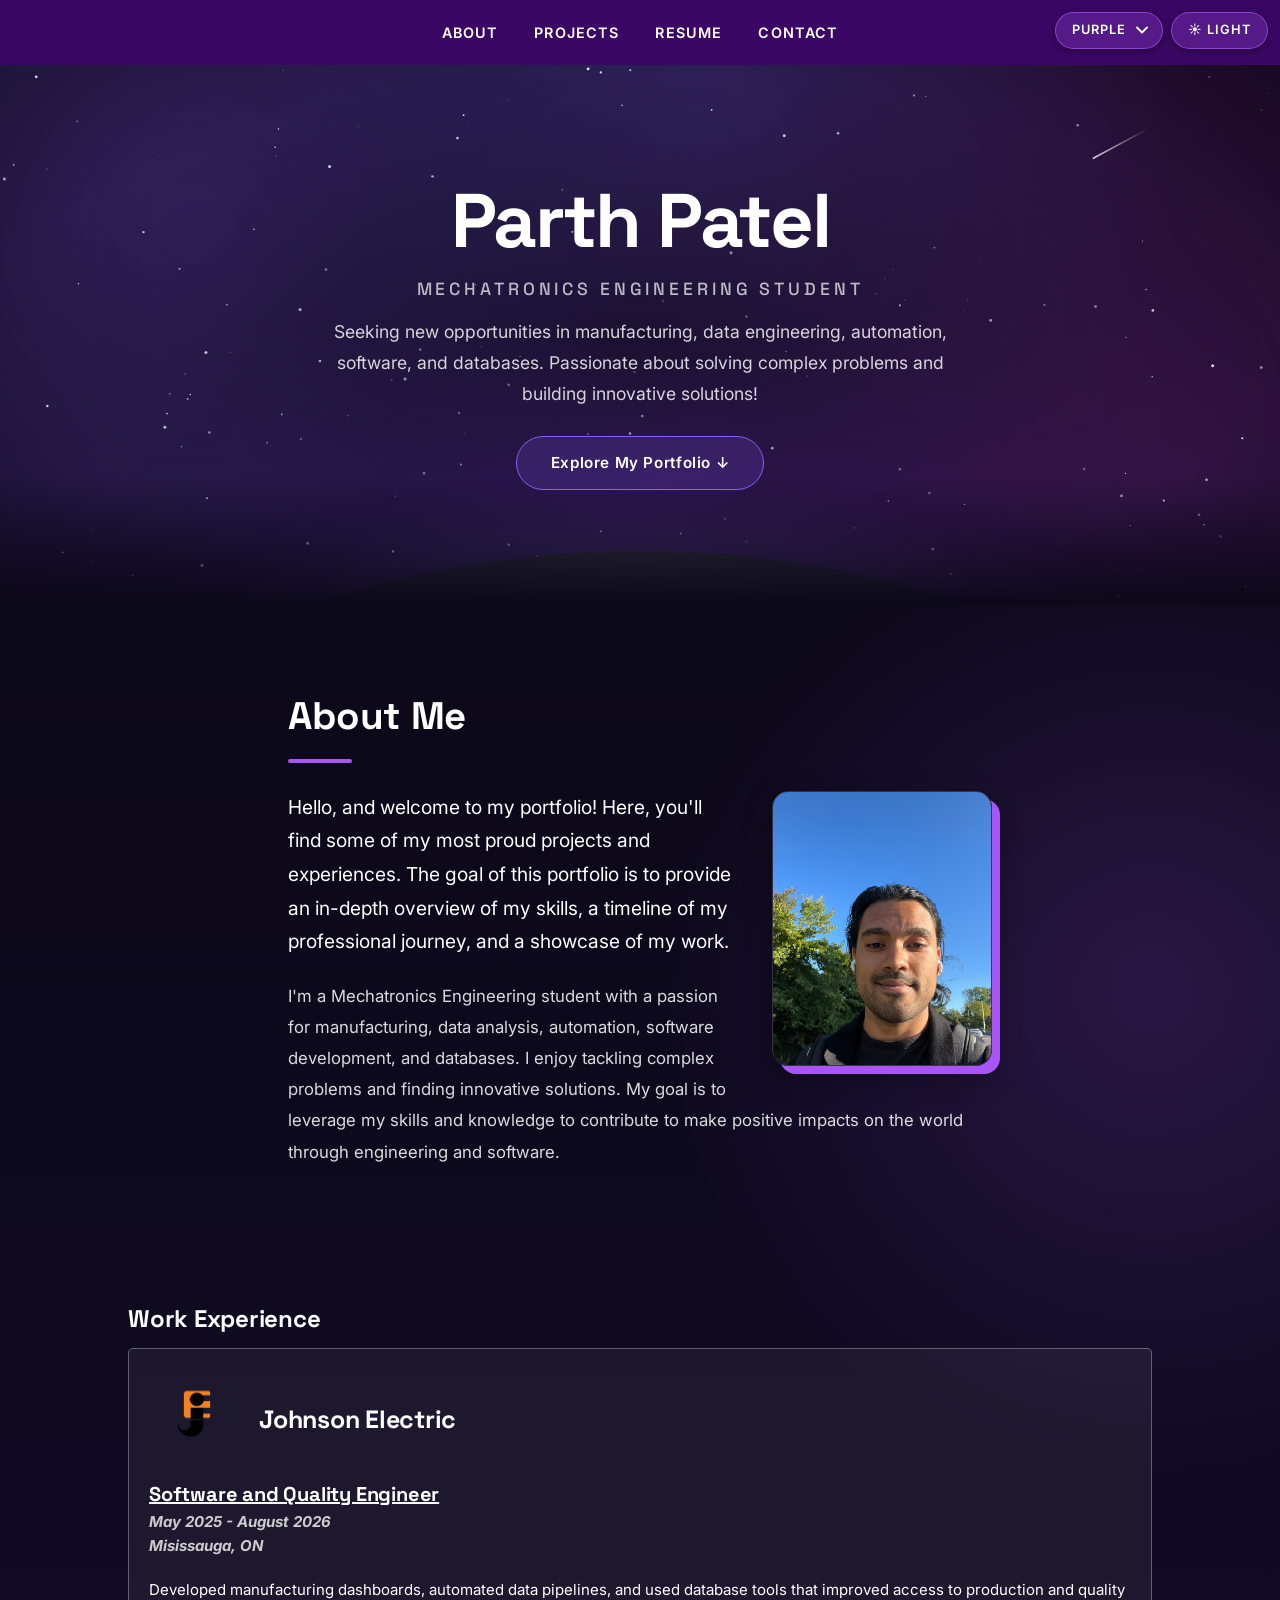
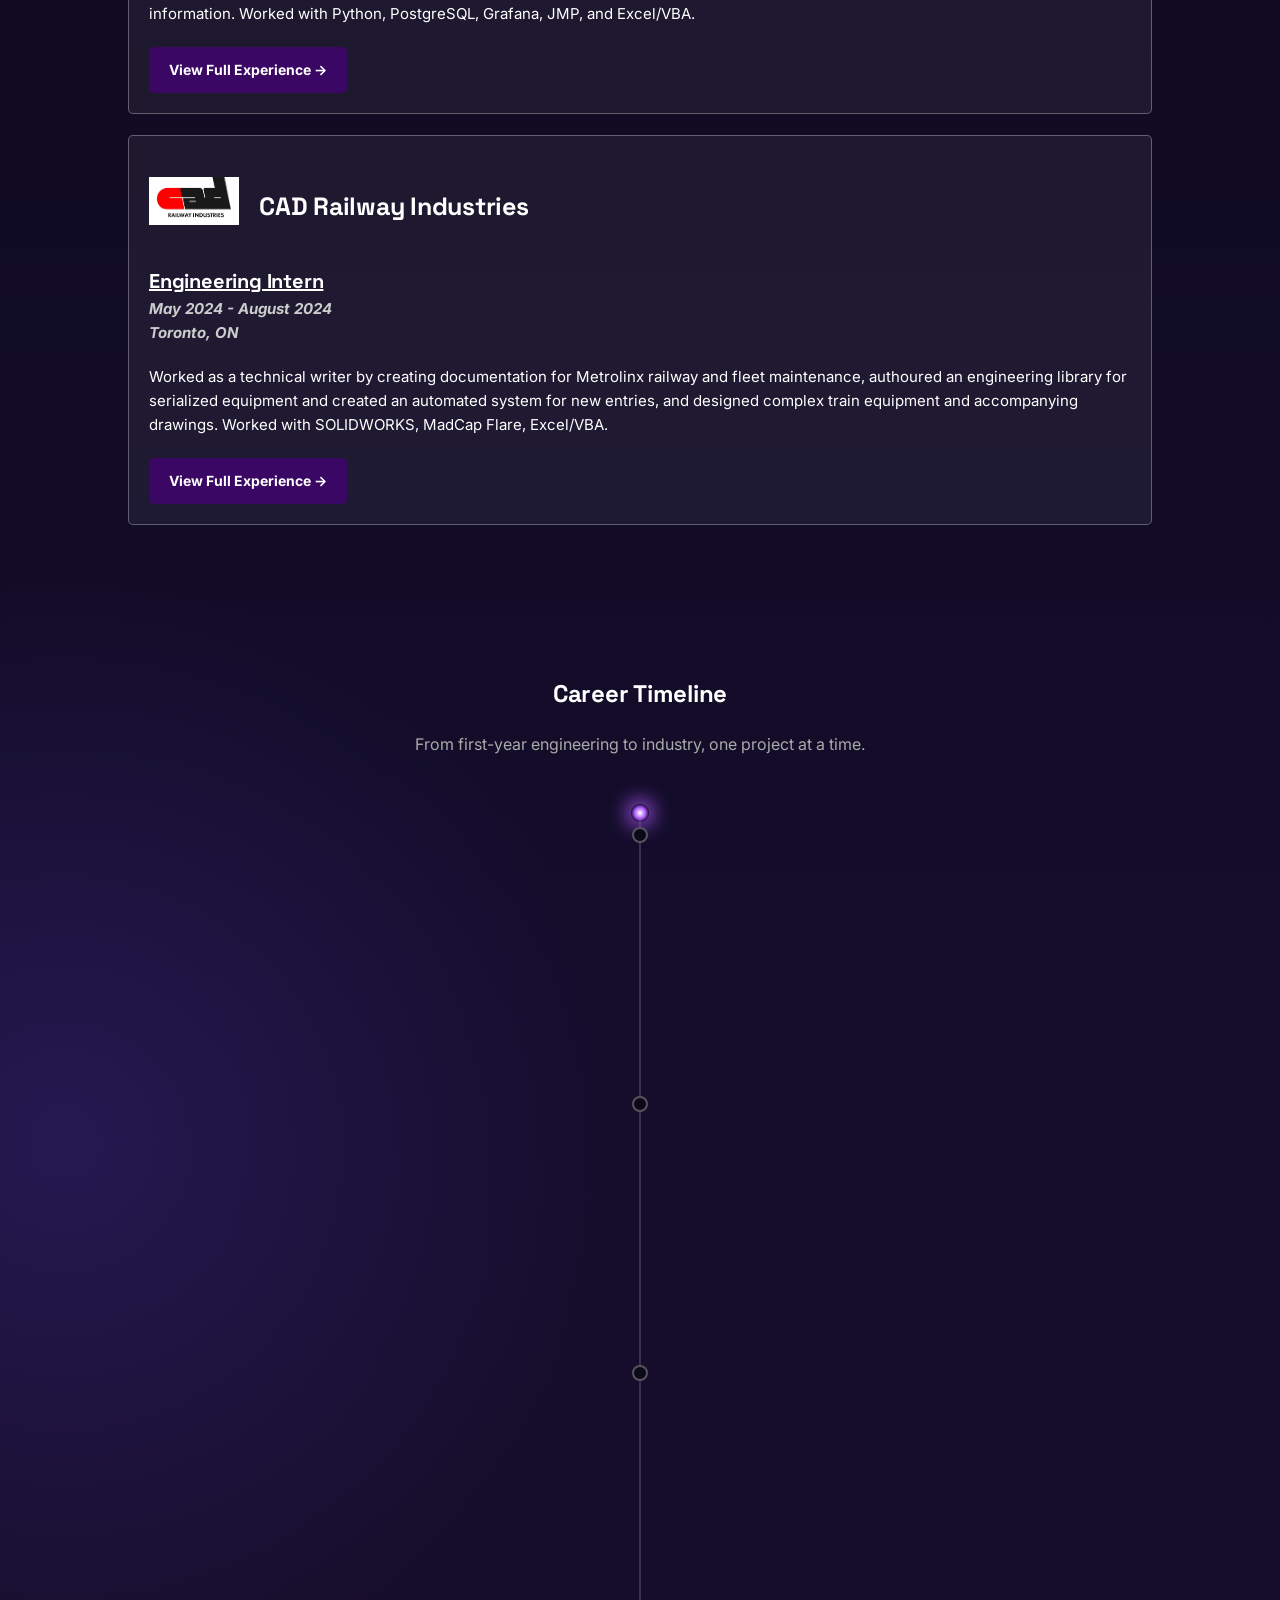
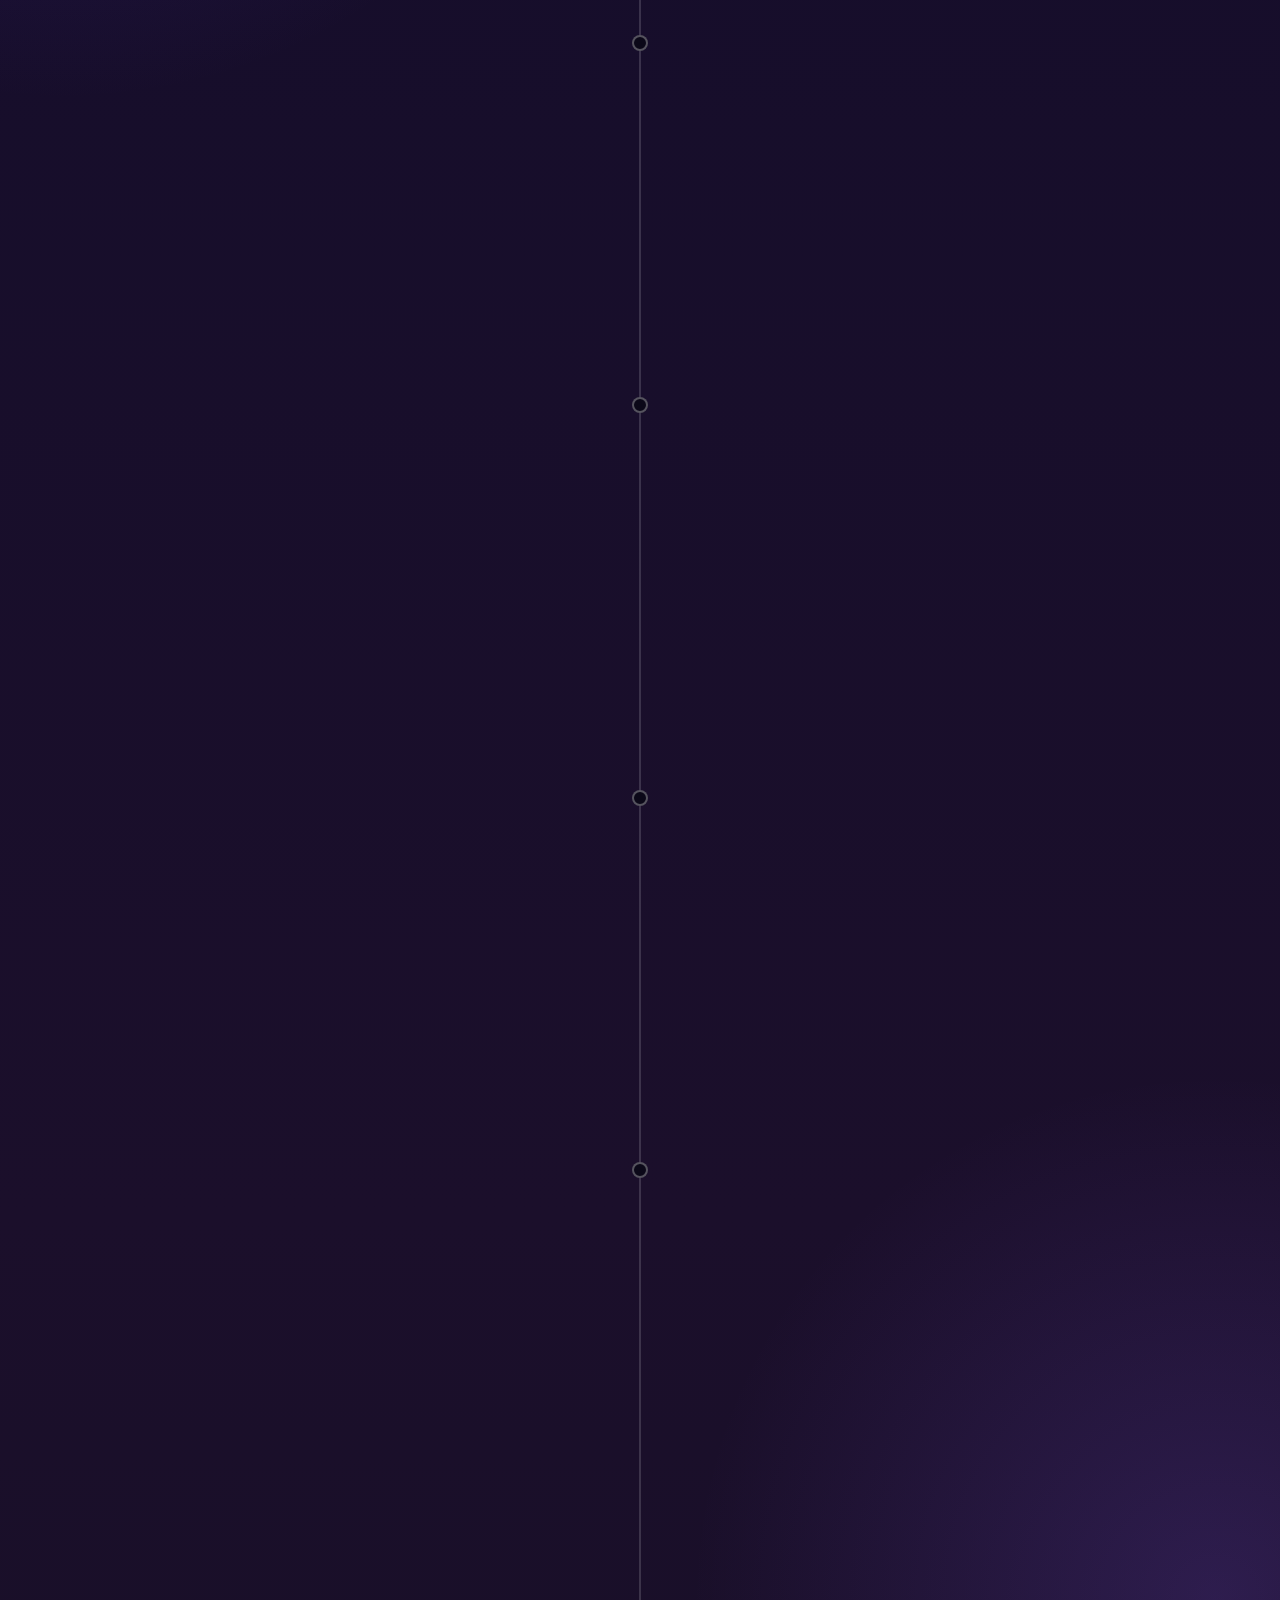
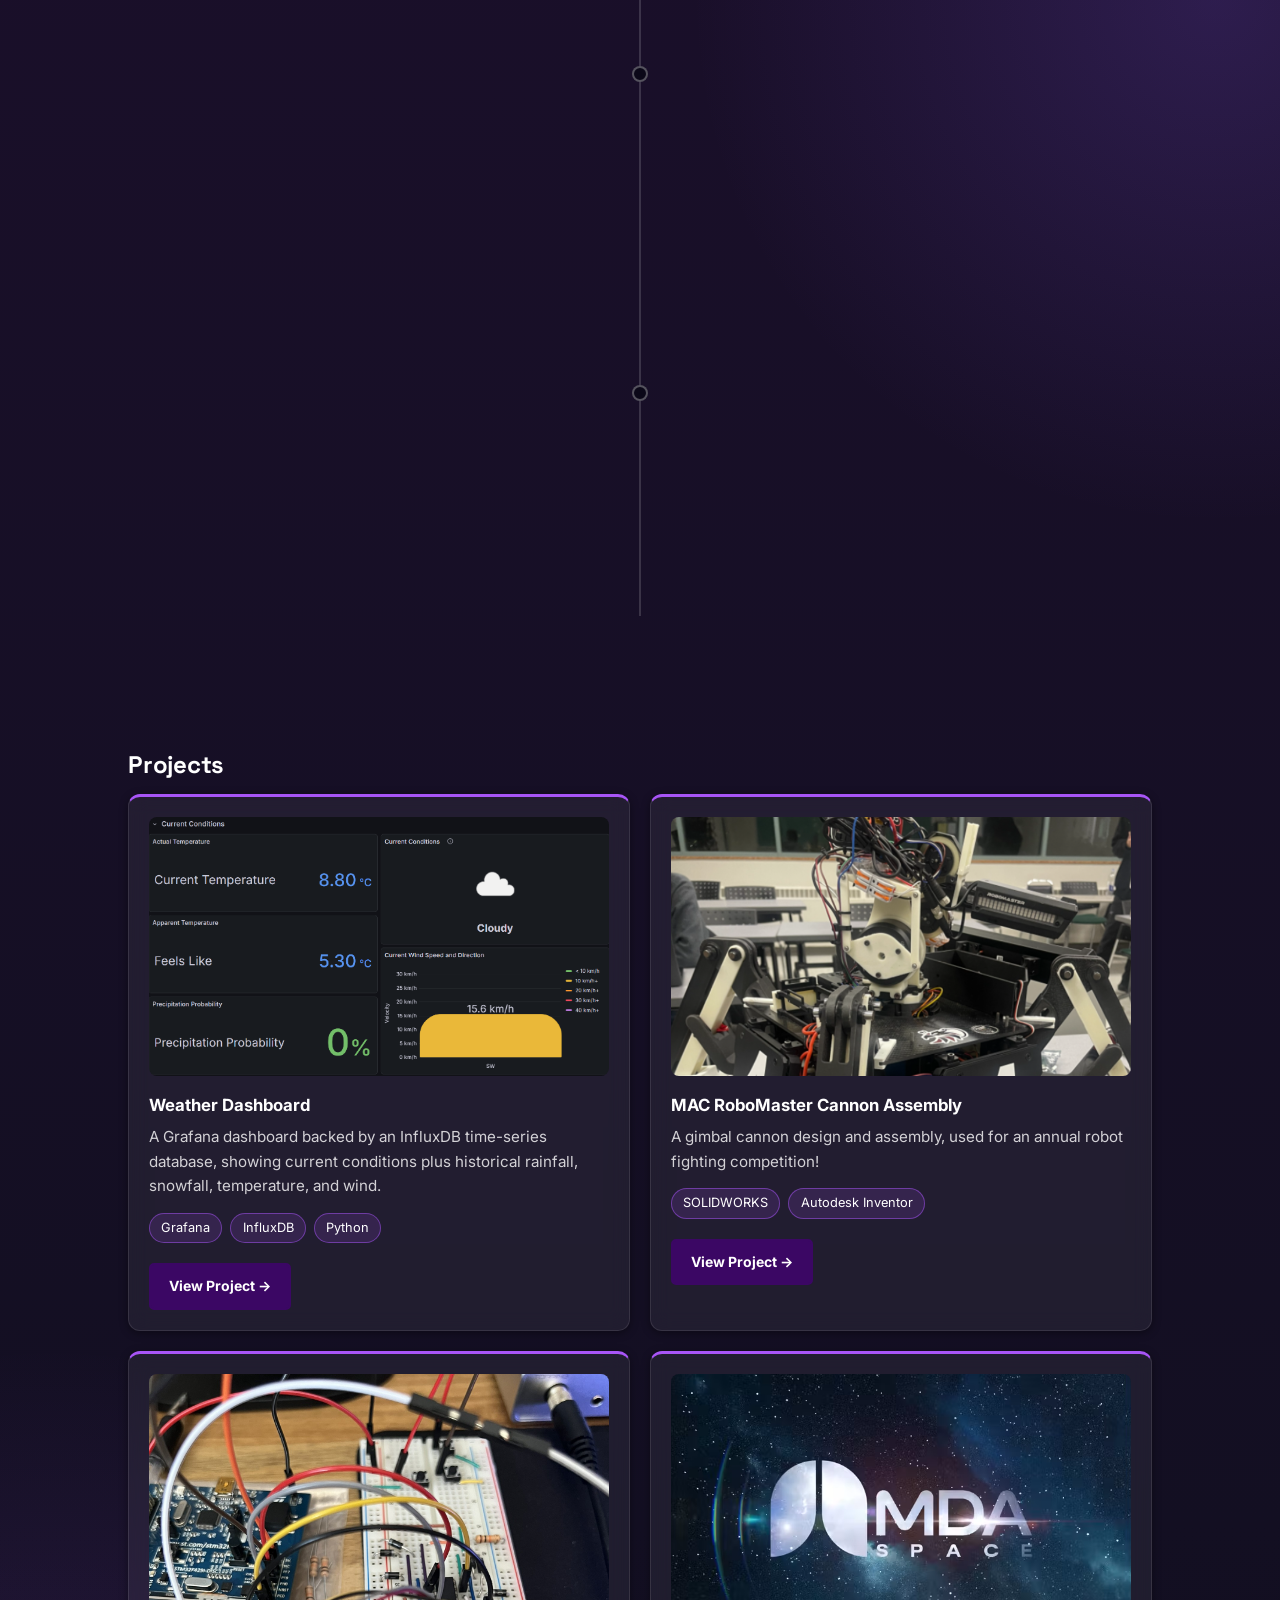
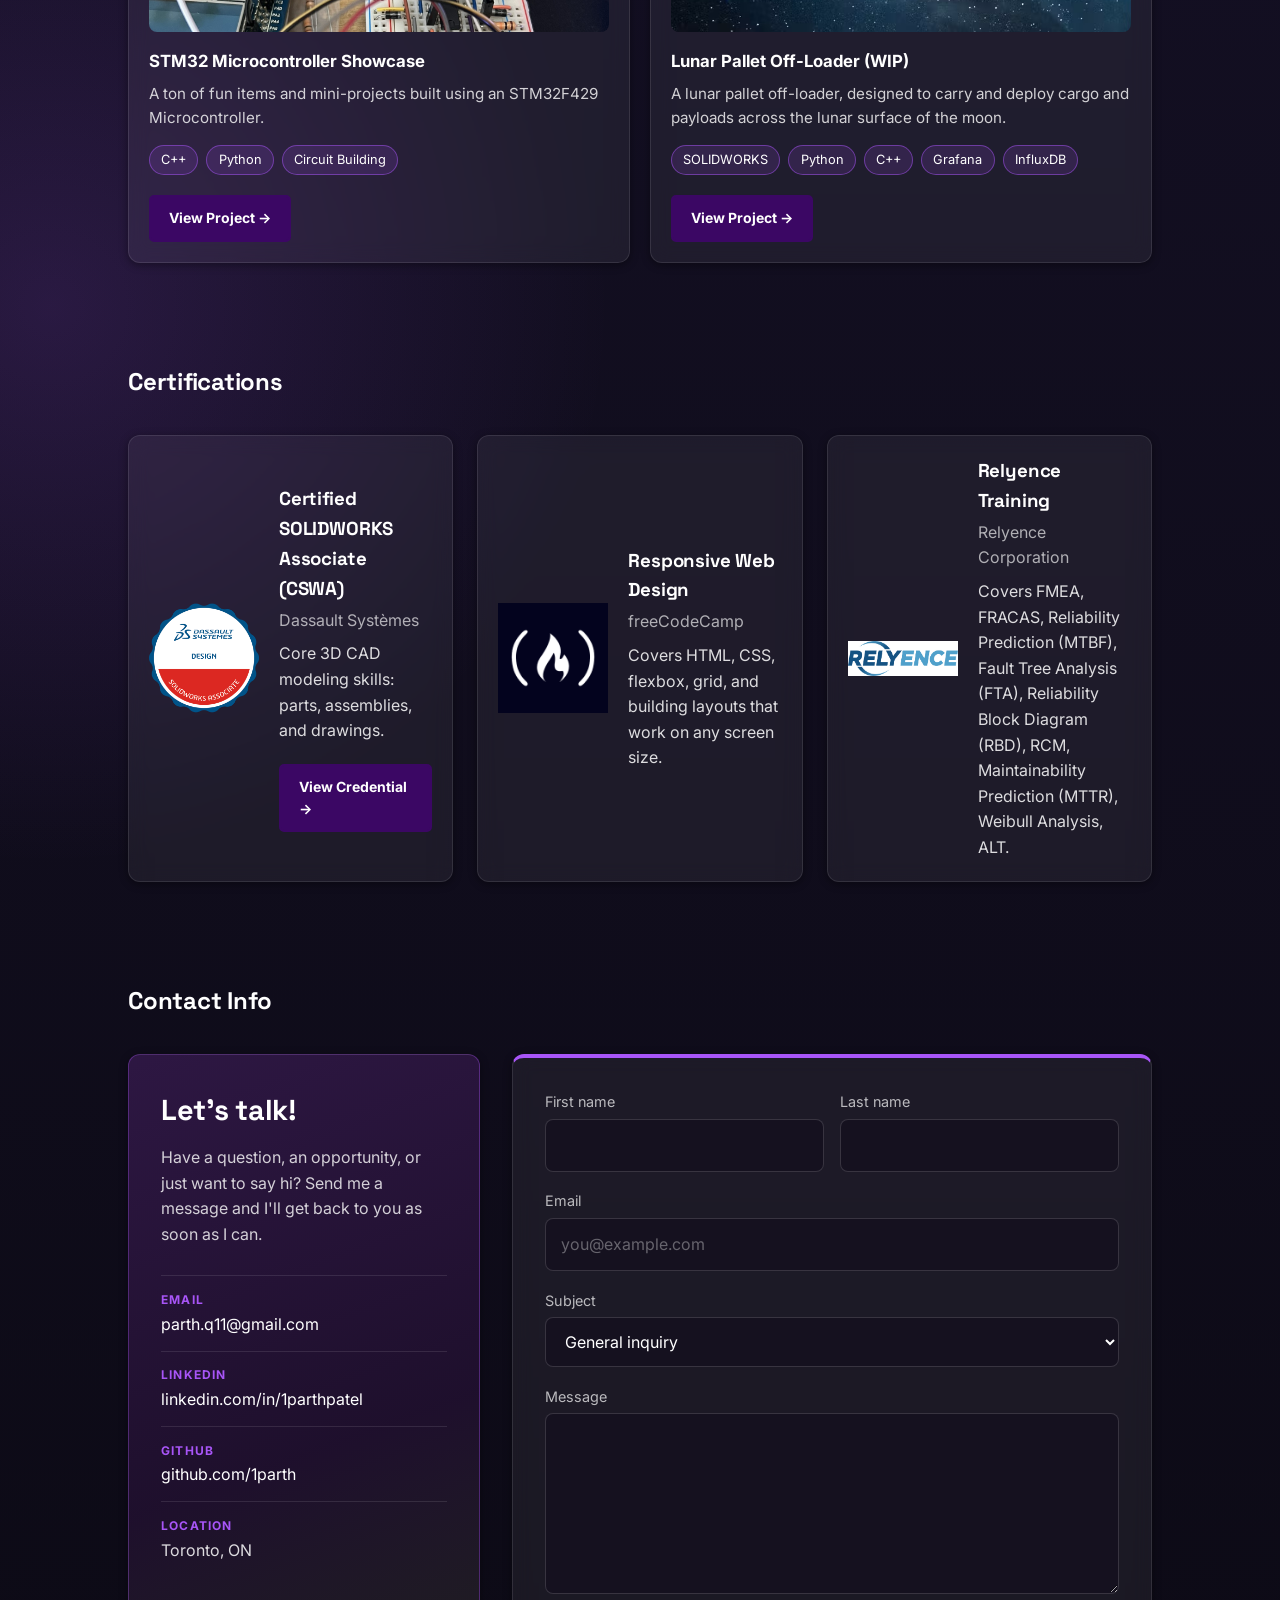
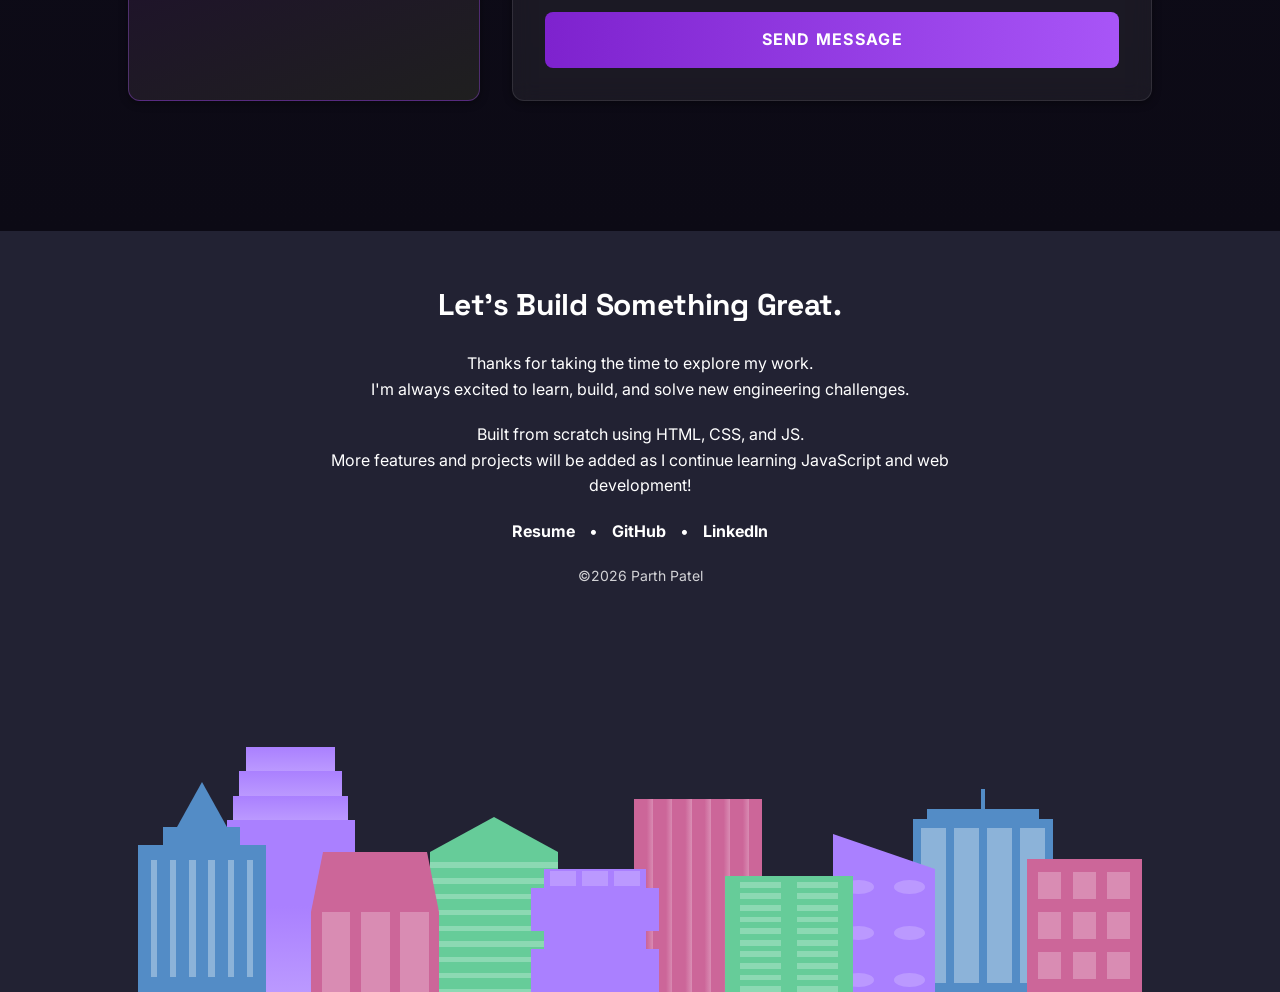
<file: index.html>
<!DOCTYPE html>
<html lang="en">
<head>
    <meta charset="UTF-8">
    <meta name="viewport" content="width=device-width, initial-scale=1.0">
    <title>Parth Patel | Portfolio</title>

    <link rel="stylesheet" href="styles.css">
    <script src="theme.js"></script>
    <link rel="preconnect" href="https://fonts.googleapis.com">
    <link rel="preconnect" href="https://fonts.gstatic.com" crossorigin>
    <link href="https://fonts.googleapis.com/css2?family=Inter:wght@400;500;600&family=Space+Grotesk:wght@500;700&display=swap" rel="stylesheet">
</head>

<body>

<div class="theme-controls">
    <select id="accent-picker" aria-label="Accent colour">
        <option value="red">Red</option>
        <option value="blue">Blue</option>
        <option value="green">Green</option>
        <option value="purple">Purple</option>
    </select>
    <button id="theme-toggle" type="button">☀ Light</button>
</div>

<header>
    <nav>
        <a href="#about">About</a>
        <a href="#projects">Projects</a>
        <a href="assets/resume.pdf">Resume</a>
        <a href="#contact">Contact</a>
    </nav>
</header>

<section id="hero-banner">
    <div class="hero-nebula" aria-hidden="true"></div>
    <canvas id="starfield" aria-hidden="true"></canvas>
    <div class="hero-moon" aria-hidden="true"></div>
    <div class="hero-overlay"></div>

    <div class="hero-content">
        <h1>Parth Patel</h1>
        <h2>Mechatronics Engineering Student</h2>

        <p>
        Seeking new opportunities in manufacturing, data engineering, automation, software, and databases. Passionate about solving complex problems and building innovative solutions!
        </p>

        <a href="#about" class="hero-button">Explore My Portfolio ↓</a>
    </div>
</section>

<main>





<section id="about">
    <h2>About Me</h2>
    <div class="about-layout">
        <img class="about-photo" src="images/selfie.JPEG" alt="Parth Patel">
        <div class="about-text">
    <p>
        Hello, and welcome to my portfolio! Here, you'll find some of my most proud projects and experiences. The goal of this portfolio is to provide an in-depth overview of my skills,
        a timeline of my professional journey, and a showcase of my work.
    </p>
    <p>
        I'm a Mechatronics Engineering student with a passion for manufacturing, data analysis, automation, software development, and databases. I enjoy tackling complex problems and finding innovative solutions.
        My goal is to leverage my skills and knowledge to contribute to make positive impacts on the world through engineering and software.
    </p>
        </div>
    </div>
</section>



<section id="resume-timeline">
    <h2>Work Experience</h2>

    <div class="experience-item">
    <div class="company-heading">
    
        <a class="company-link" target="_blank" href="https://www.johnsonelectric.com/en">
            <img
            class="company-logo"
            src="images/Johnson_Electric_logo.png"
            alt="Johnson Electric logo"
            >
        </a>
            <a class="company-link" target="_blank" href="https://www.johnsonelectric.com/en">

        <h3 id="company-name">Johnson Electric</h3></a>
    </div>

    <h3 id="co-op">Software and Quality Engineer</h3> 
    <h4 id="date">May 2025 - August 2026</h4>
    <h4 id="location">Misissauga, ON</h4>

    <p id="co-op-description"> 
    Developed manufacturing dashboards, automated data pipelines, and used database tools that improved access to production and quality information. 
    Worked with Python, PostgreSQL, Grafana, JMP, and Excel/VBA. </p>

    <a class="experience-button" href="johnson-electric.html" target="_blank">
    View Full Experience →
    </a>
    </div>

    <div class="experience-item">
    <div class="company-heading">
        
        <a class="company-link" target="_blank" href="https://cadrail.ca/">
            <img
            class="company-logo"
            src="images/cad-railway-industries-logo.jpg"
            alt="CAD Railway Industries logo"
            >
        </a>
            <a class="company-link" target="_blank" href="https://cadrail.ca/">

        <h3 id="company-name">CAD Railway Industries</h3></a>
    </div>

        <h3 id="co-op">Engineering Intern</h3> 
        <h4 id="date">May 2024 - August 2024</h4>
        <h4 id="location">Toronto, ON</h4>

    <p id="co-op-description"> 
    Worked as a technical writer by creating documentation for Metrolinx railway and fleet maintenance, authoured an engineering library for serialized equipment and 
    created an automated system for new entries, and designed complex train equipment and accompanying drawings. Worked with SOLIDWORKS, MadCap Flare, Excel/VBA. </p>

    <a class="experience-button" href="cad-railway-industries.html" target="_blank">
    View Full Experience →
    </a>
    </div>

</section>

<section id="timeline" class="timeline-section">
    <h2 class="timeline-heading">Career Timeline</h2>
    <p class="timeline-intro">From first-year engineering to industry, one project at a time.</p>

    <div class="timeline" id="timeline-track">

        <div class="timeline-line">
            <div class="timeline-progress"></div>
            <div class="timeline-spark"></div>
        </div>

        <!-- 1 -->
        <div class="timeline-item left">
            <div class="timeline-dot"></div>
            <div class="timeline-card">
                <span class="timeline-date">Sep 2022</span>
                <h3>Started Mechatronics Engineering</h3>
                <h4>McMaster University</h4>
                <p>Began my B.Eng. in Mechatronics Engineering, combining mechanical, electrical, and software design. I wanted to learn as much as I could!</p>
            </div>
        </div>

        <!-- 2 -->
        <div class="timeline-item right">
            <div class="timeline-dot"></div>
            <div class="timeline-card">
                <span class="timeline-date">Jan 2023 – Apr 2024</span>
                <h3>Data and Marketing Manager</h3>
                <h4>Prep101 · Part-time</h4>
                <p>Decided to begin working part-time at a local company on campus, Prep101, to serve students and their needs.</p>
            </div>
        </div>

        <!-- 3 -->
        <div class="timeline-item left">
            <div class="timeline-dot"></div>
            <div class="timeline-card">
                <span class="timeline-date">Jul 2023 – Apr 2024</span>
                <h3>Vice President, Marketing</h3>
                <h4>DeltaHacks</h4>
                <p>Led marketing strategy, outreach, and social media campaigns for DeltaHacks 2024, McMaster's annual hackathon!</p>
            </div>
        </div>

        <!-- 4 -->
        <div class="timeline-item right">
            <div class="timeline-dot"></div>
            <div class="timeline-card">
                <span class="timeline-date">Sep 2023 – Oct 2024</span>
                <h3>Mechanical Engineer</h3>
                <h4>MAC RoboMaster</h4>
                <p>Redesigned the robot's gimbal cannon in SOLIDWORKS and Autodesk Inventor, supported by 3D printing and laser cutting. This was my first real exposure to CAD and modelling.</p>
                <div class="timeline-stats">
                    <span><b>90%</b> firing accuracy</span>
                    <span><b>50%</b> faster firing</span>
                </div>
                <a class="timeline-link" href="robomaster.html">View project →</a>
            </div>
        </div>

        <!-- 5: KEY -->
        <div class="timeline-item left key">
            <div class="timeline-dot"></div>
            <div class="timeline-card">
                <span class="timeline-badge">Internship</span>
                <span class="timeline-date">May 2024 – Aug 2024</span>
                <h3>Engineering Intern</h3>
                <h4>CAD Railway Industries · Toronto</h4>
                <p>At my first internship, I built an engineering library of serialized parts, wrote and managed train maintenance procedures for Metrolinx, and authored an Engineering Department Manual.</p>
                <div class="timeline-stats">
                    <span><b>100s</b> of procedures written</span>
                </div>
                <div class="tags"><span>SOLIDWORKS</span><span>Technical Writing</span></div>
                <a class="timeline-link" href="cad-railway-industries.html">View Internship →</a>

            </div>
        </div>

        <!-- 6 -->
        <div class="timeline-item right">
            <div class="timeline-dot"></div>
            <div class="timeline-card">
                <span class="timeline-date">Nov 2024 – Apr 2025</span>
                <h3>Electrical Engineer</h3>
                <h4>MAC RoboMaster</h4>
                <p>After my internship ended, I returned to school and looked to gain skills in new areas. Part of the same team but wanting to get some electrical exposire, I designed PCBs in Altium Designer and helped develop a supercapacitor system to improve the robot's power delivery.</p>
                <div class="tags"><span>Altium Designer</span><span>PCB Design</span></div>
            </div>
        </div>

        <!-- 7: KEY -->
        <div class="timeline-item left key">
            <div class="timeline-dot"></div>
            <div class="timeline-card">
                <span class="timeline-badge">Internship</span>
                <span class="timeline-date">May 2025 – Aug 2026</span>
                <h3>Software &amp; Quality Engineer</h3>
                <h4>Johnson Electric · Mississauga</h4>
                <p>In my longest tenured internship thus far, I built automated data pipelines, production dashboards, and SPC reporting across manufacturing lines. I also made some discoveries along the way about what I want to work on in the future and where I want to take my career!</p>
                <div class="timeline-stats">
                    <span><b>~$100K</b> saved annually</span>
                    <span><b>2–3%</b> scrap reduction</span>
                    <span><b>100s</b> of workers trained</span>
                </div>
                <div class="tags"><span>Python</span><span>PostgreSQL</span><span>Grafana</span><span>Power BI</span></div>
                <a class="timeline-link" href="johnson-electric.html">View Internship →</a>

            </div>
        </div>

        <!-- 8 -->
        <div class="timeline-item right">
            <div class="timeline-dot"></div>
            <div class="timeline-card">
                <span class="timeline-date">Present</span>
                <h3>Lunar Pallet Off-Loader</h3>
                <h4>Capstone · In collaboration with MDA Space</h4>
                <p>During my final year, most notably, I'm working with a team of five to design a system that deploys cargo on the lunar surface. The proof-of-concept leg is built and tested.</p>
                <a class="timeline-link" href="lunar-pallet-offloader.html">View project →</a>
            </div>
        </div>

        <!-- 9 -->
        <div class="timeline-item left future">
            <div class="timeline-dot"></div>
            <div class="timeline-card">
                <span class="timeline-date">Apr 2027</span>
                <h3>Graduation</h3>
                <h4>B.Eng. Mechatronics Engineering</h4>
                <p>Expected completion of my degree at McMaster University.</p>
            </div>
        </div>

    </div>
</section>

<section id="projects">
    <h2>Projects</h2>

    <div class="project-grid">
        <div class="project-card">
            <img class="project-thumb" src="images/weather-dash-thumb.png" alt="Weather Dashboard preview">
            <h4>Weather Dashboard</h4>
            <p>A Grafana dashboard backed by an InfluxDB time-series database, showing current conditions plus historical rainfall, snowfall, temperature, and wind.</p>
            <div class="tags"><span>Grafana</span><span>InfluxDB</span><span>Python</span></div>
            <a class="experience-button" href="weather-dashboard.html">View Project →</a>
        </div>

        <div class="project-card">
            <img class="project-thumb" src="images/robomaster-robot.png" alt="Robomaster Preview">
            <h4>MAC RoboMaster Cannon Assembly</h4>
            <p>A gimbal cannon design and assembly, used for an annual robot fighting competition!</p>
            <div class="tags"><span>SOLIDWORKS</span><span>Autodesk Inventor</span></div>
            <a class="experience-button" href="robomaster.html">View Project →</a>
        </div>

        <div class="project-card">
            <img class="project-thumb" src="images/STM32-cover.JPEG" alt="STM32 Cover">
            <h4>STM32 Microcontroller Showcase</h4>
            <p>A ton of fun items and mini-projects built using an STM32F429 Microcontroller.</p>
            <div class="tags"><span>C++</span><span>Python</span><span>Circuit Building</span></div>
            <a class="experience-button" href="STM32.html">View Project →</a>
        </div>

        <div class="project-card">
            <img class="project-thumb" src="images/MDAspaceLogo.avif" alt="Weather Dashboard preview">
            <h4>Lunar Pallet Off-Loader (WIP)</h4>
            <p>A lunar pallet off-loader, designed to carry and deploy cargo and payloads across the lunar surface of the moon.</p>
            <div class="tags"><span>SOLIDWORKS</span><span>Python</span><span>C++</span><span>Grafana</span><span>InfluxDB</span></div>
            <a class="experience-button" href="lunar-pallet-offloader.html">View Project →</a>
        </div>

    </div>
</section>

<section id="certifications">
    <h2>Certifications</h2>

    <div class="cert-grid">

        <div class="cert-card">
            <img class="cert-badge" src="images/cswa-badge.png" alt="CSWA badge">
            <div class="cert-info">
                <h3>Certified SOLIDWORKS Associate (CSWA)</h3>
                <h4>Dassault Systèmes</h4>
                <p>Core 3D CAD modeling skills: parts, assemblies, and drawings.</p>
                <a class="experience-button" href="https://cv.virtualtester.com/qr/?b=SLDWRKS&i=C-76PMLX9UJB" target="_blank" rel="noopener">
                    View Credential →
                </a>
            </div>
        </div>

        <div class="cert-card">
            <img class="cert-badge" src="images/freecodecamp-logo.png" alt="freeCodeCamp logo">
            <div class="cert-info">
                <h3>Responsive Web Design</h3>
                <h4>freeCodeCamp</h4>
                <p>Covers HTML, CSS, flexbox, grid, and building layouts that work on any screen size.</p>
            </div>
        </div>

        <div class="cert-card">
            <img class="cert-badge" src="images/relyence-logo.jpg" alt="Relyence logo">
            <div class="cert-info">
                <h3>Relyence Training</h3>
                <h4>Relyence Corporation</h4>
                <p>Covers FMEA, FRACAS, Reliability Prediction (MTBF), Fault Tree Analysis (FTA), Reliability Block Diagram (RBD), RCM, Maintainability Prediction (MTTR), Weibull Analysis, ALT.</p>
            </div>
        </div>

    </div>
</section>

<section id="contact">
    <h2>Contact Info</h2>

    <div class="contact-layout">

        <div class="contact-side">
            <h3>Let's talk!</h3>
            <p class="contact-intro">
                Have a question, an opportunity, or just want to say hi? Send me a message and I'll get back to you as soon as I can.
            </p>

            <ul class="contact-links">
                <li><span>Email</span><a href="mailto:parth.q11@gmail.com">parth.q11@gmail.com</a></li>
                <li><span>LinkedIn</span><a href="https://www.linkedin.com/in/1parthpatel/" target="_blank" rel="noopener">linkedin.com/in/1parthpatel</a></li>
                <li><span>GitHub</span><a href="https://github.com/1parth" target="_blank" rel="noopener">github.com/1parth</a></li>
                <li><span>Location</span>Toronto, ON</li>
            </ul>
        </div>

        <form class="contact-form" action="https://formspree.io/f/xdeevaoj" method="POST">

            <div class="form-row">
                <div class="form-field">
                    <label for="first-name">First name</label>
                    <input type="text" id="first-name" name="first_name" required>
                </div>
                <div class="form-field">
                    <label for="last-name">Last name</label>
                    <input type="text" id="last-name" name="last_name" required>
                </div>
            </div>

            <div class="form-field">
                <label for="email">Email</label>
                <input type="email" id="email" name="email" placeholder="you@example.com" required>
            </div>

            <div class="form-field">
                <label for="subject">Subject</label>
                <select id="subject" name="subject">
                    <option value="General inquiry">General inquiry</option>
                    <option value="Job opportunity">Job opportunity</option>
                    <option value="Project collaboration">Project collaboration</option>
                </select>
            </div>

            <div class="form-field">
                <label for="message">Message</label>
                <textarea id="message" name="message" rows="6" required></textarea>
            </div>

            <input type="text" name="_gotcha" tabindex="-1" autocomplete="off" style="display:none">

            <button type="submit" class="contact-button">Send Message</button>
        </form>

    </div>
</section>

</main>

<footer>

    <div class="footer-content">
    <h2>Let's Build Something Great.</h2>
    <p>
        Thanks for taking the time to explore my work.<br>
        I'm always excited to learn, build, and solve new engineering challenges.
    </p>
        <p>
            Built from scratch using HTML, CSS, and JS.<br>
            More features and projects will be added as I continue learning JavaScript and web development!
        </p>

        <p class="footer-links">
            <a href="assets/resume.pdf" target="_blank">Resume</a>
            <span>•</span>
            <a href="https://github.com/1parth" target="_blank">GitHub</a>
            <span>•</span>
            <a href="https://www.linkedin.com/in/1parthpatel/" target="_blank">LinkedIn</a>
        </p>

        <p class="copyright">
            ©2026 Parth Patel
        </p>
    </div>

    <div class="skyline">

        <!-- Background Buildings -->
        <div class="background-buildings sky">
            <div></div>
            <div></div>

            <div class="bb1 building-wrap">
                <div class="bb1a bb1-window"></div>
                <div class="bb1b bb1-window"></div>
                <div class="bb1c bb1-window"></div>
                <div class="bb1d"></div>
            </div>

            <div class="bb2">
                <div class="bb2a"></div>
                <div class="bb2b"></div>
            </div>

            <div class="bb3"></div>

            <div></div>

            <div class="bb4 building-wrap">
                <div class="bb4a"></div>
                <div class="bb4b"></div>
                <div class="bb4c window-wrap">
                    <div class="bb4-window"></div>
                    <div class="bb4-window"></div>
                    <div class="bb4-window"></div>
                    <div class="bb4-window"></div>
                </div>
            </div>

            <div></div>
            <div></div>
        </div>

        <!-- Foreground Buildings -->
        <div class="foreground-buildings">

            <div></div>
            <div></div>

            <div class="fb1 building-wrap">
                <div class="fb1a"></div>
                <div class="fb1b"></div>
                <div class="fb1c"></div>
            </div>

            <div class="fb2">
                <div class="fb2a"></div>
                <div class="fb2b window-wrap">
                    <div class="fb2-window"></div>
                    <div class="fb2-window"></div>
                    <div class="fb2-window"></div>
                </div>
            </div>

            <div></div>

            <div class="fb3 building-wrap">
                <div class="fb3a window-wrap">
                    <div class="fb3-window"></div>
                    <div class="fb3-window"></div>
                    <div class="fb3-window"></div>
                </div>
                <div class="fb3b"></div>
                <div class="fb3a"></div>
                <div class="fb3b"></div>
            </div>

            <div class="fb4">
                <div class="fb4a"></div>
                <div class="fb4b">
                    <div class="fb4-window"></div>
                    <div class="fb4-window"></div>
                    <div class="fb4-window"></div>
                    <div class="fb4-window"></div>
                    <div class="fb4-window"></div>
                    <div class="fb4-window"></div>
                </div>
            </div>

            <div class="fb5"></div>
            <div class="fb6"></div>

            <div></div>
            <div></div>

        </div>

    </div>

</footer>

</body>
<script src="scripts.js"></script>
</html>
</file>
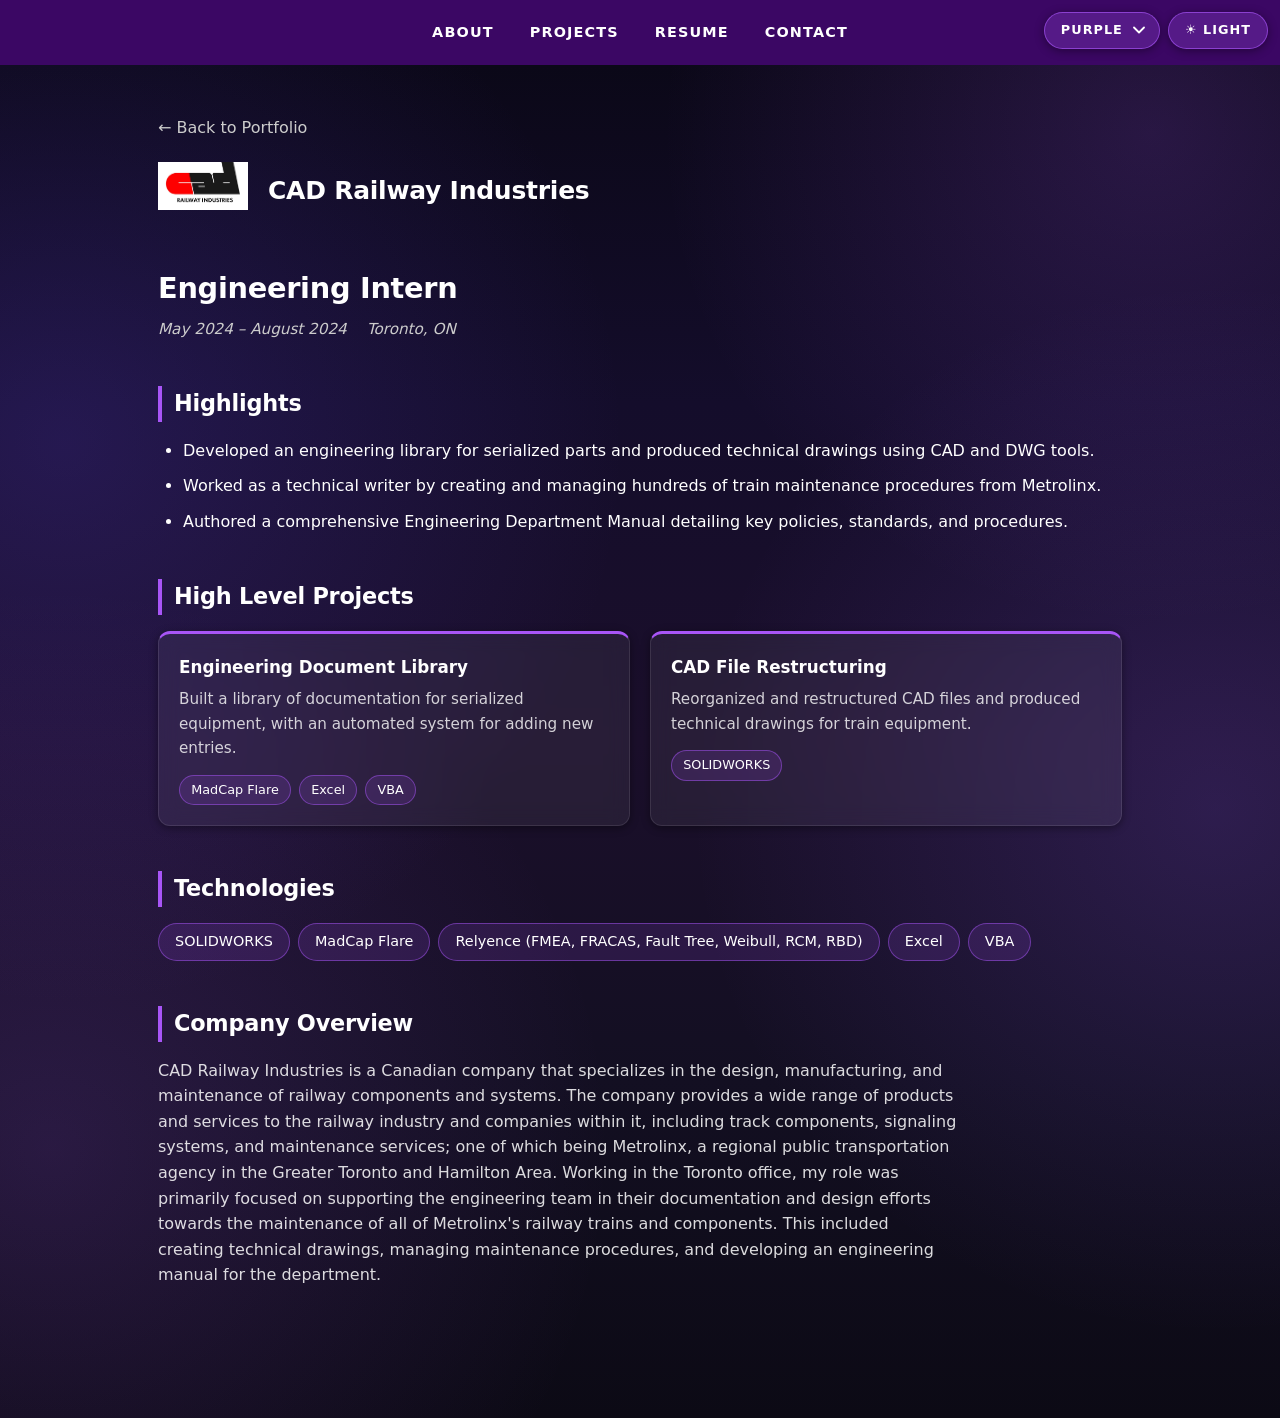
<file: cad-railway-industries.html>
<!DOCTYPE html>
<html lang="en">
<head>
    <meta charset="UTF-8">
    <meta name="viewport" content="width=device-width, initial-scale=1.0">
    <title>CAD Railway Industries | Parth Patel</title>
    <link rel="stylesheet" href="styles.css">
    <script src="theme.js"></script>
</head>
<body>

<div class="theme-controls">
    <select id="accent-picker" aria-label="Accent colour">
        <option value="red">Red</option>
        <option value="blue">Blue</option>
        <option value="green">Green</option>
        <option value="purple">Purple</option>
    </select>
    <button id="theme-toggle" type="button">☀ Light</button>
</div>

<header>
    <nav>
        <a href="index.html#about">About</a>
        <a href="index.html#projects">Projects</a>
        <a href="assets/resume.pdf" target="_blank">Resume</a>
        <a href="index.html#contact">Contact</a>
    </nav>
</header>

<main>
    <section class="experience-page">
        <a class="back-link" href="index.html#resume-timeline">← Back to Portfolio</a>

        <div class="company-heading">
            <a class="company-link" target="_blank" href="https://cadrail.ca/">
                <img class="company-logo" src="images/cad-railway-industries-logo.jpg" alt="CAD Railway Industries logo">
            </a>
            <a class="company-link" target="_blank" href="https://cadrail.ca/">
                <h3 id="company-name">CAD Railway Industries</h3>
            </a>
        </div>

        <h2 class="exp-role">Engineering Intern</h2>
        <p class="exp-meta">
            <span>May 2024 – August 2024</span>
            <span>Toronto, ON</span>
        </p>

        <!-- HIGHLIGHTS (unchanged) -->
        <h3 class="section-title">Highlights</h3>
        <ul class="highlights">
            <li>Developed an engineering library for serialized parts and produced technical drawings using CAD and DWG tools.</li>
            <li>Worked as a technical writer by creating and managing hundreds of train maintenance procedures from Metrolinx.</li>
            <li>Authored a comprehensive Engineering Department Manual detailing key policies, standards, and procedures.</li>
        </ul>

        <!-- PROJECTS -->
        <h3 class="section-title">High Level Projects</h3>
        <div class="project-grid">

            <div class="project-card">
                <h4>Engineering Document Library</h4>
                <p>Built a library of documentation for serialized equipment, with an automated system for adding new entries.</p>
                <div class="tags"><span>MadCap Flare</span><span>Excel</span><span>VBA</span></div>
            </div>

            <div class="project-card">
                <h4>CAD File Restructuring</h4>
                <p>Reorganized and restructured CAD files and produced technical drawings for train equipment.</p>
                <div class="tags"><span>SOLIDWORKS</span></div>
            </div>

        </div>

        <!-- TECHNOLOGIES -->
        <h3 class="section-title">Technologies</h3>
        <div class="tags tags-large">
            <span>SOLIDWORKS</span>
            <span>MadCap Flare</span>
            <span>Relyence (FMEA, FRACAS, Fault Tree, Weibull, RCM, RBD)</span>
            <span>Excel</span>
            <span>VBA</span>
        </div>

        <!-- COMPANY OVERVIEW -->
        <h3 class="section-title">Company Overview</h3>
        <p class="overview">
            CAD Railway Industries is a Canadian company that specializes in the design, manufacturing, and maintenance of railway components and systems.
            The company provides a wide range of products and services to the railway industry and companies within it, including track components, signaling systems,
            and maintenance services; one of which being Metrolinx, a regional public transportation agency in the Greater Toronto and Hamilton Area.
            Working in the Toronto office, my role was primarily focused on supporting the engineering team in their documentation and design efforts towards the maintenance
            of all of Metrolinx's railway trains and components. This included creating technical drawings, managing maintenance procedures, and developing an engineering manual
            for the department.
        </p>

    </section>
</main>

</body>
</html>
</file>
<file: styles.css>
/* =====================================================================
   THEME  -  everything colour-related is controlled from this block.
   - :root                       -> default (dark) theme + accent (red)
   - :root[data-theme="light"]   -> light theme overrides
   - :root[data-accent="..."]    -> accent colour presets (blue, green, purple)
   Add a new accent or theme by copying one of the blocks below.
   The attributes go on the <html> element (theme.js does this for you).
===================================================================== */

:root {
    color-scheme: dark;

    /* ---- accent (buttons, borders, highlights) ---- */
    --accent: #a855f7;
    --accent-dark: #7e22ce;        /* gradient end on the submit button */
    --accent-deep: #3b0764;        /* header + "view experience" button */
    --accent-hot: #d946ef;         /* second accent: timeline highlights */
    --accent-text: var(--accent);  /* accent used as text colour */
    --on-accent: #ffffff;          /* text that sits on accent / deep backgrounds */
    --btn-hover-text: #ffffff;

    /* ---- fonts (add the Google Fonts <link> from the notes for Inter + Space Grotesk) ---- */
    --font-body: "Inter", system-ui, -apple-system, "Segoe UI", Roboto, Arial, sans-serif;
    --font-heading: "Space Grotesk", "Inter", system-ui, -apple-system, "Segoe UI", Roboto, Arial, sans-serif;

    /* ---- page surfaces ---- */
    --bg: #0b0818;
    --surface: rgba(255, 255, 255, 0.06);    /* cards, form, gallery figures (glass) */
    --surface-2: rgba(255, 255, 255, 0.06);  /* experience item */
    --surface-input: #15111f;                /* form fields (kept opaque) */
    --border-strong: #cccccc;

    /* ---- text ---- */
    --text-strong: #ffffff;
    --text-muted: #cccccc;
    --text-faint: #aaaaaa;

    /* ---- shadows ---- */
    --shadow: rgba(0, 0, 0, 0.4);
    --shadow-hover: rgba(0, 0, 0, 0.6);

    /* ---- page background gradient (flows down from the hero through <main>) ---- */
    --page-top: #0b0818;           /* must match the first stop of --page-bg: the hero fades into it */
    --page-bg:
        radial-gradient(circle 700px at 90% 5%,  color-mix(in srgb, var(--accent) 18%, transparent), transparent 70%),
        radial-gradient(circle 800px at 5% 28%,  rgba(90, 60, 200, 0.24), transparent 70%),
        radial-gradient(circle 750px at 95% 55%, color-mix(in srgb, var(--hero-accent) 18%, transparent), transparent 70%),
        radial-gradient(circle 800px at 4% 80%,  color-mix(in srgb, var(--accent) 16%, transparent), transparent 70%),
        linear-gradient(180deg, #0b0818 0%, #140d2b 25%, #1b0f2b 50%, #130f22 75%, #0c0a15 100%);

    /* ---- contact side panel (tinted with the accent) ---- */
    --panel-base: #000000;
    --panel-end: #1f1f1f;
    --panel-tint-1: 27%;
    --panel-tint-2: 18%;

    /* ---- footer / skyline sky ---- */
    --sky-sun: #cccccc;
    --sky-mid: #444455;
    --sky-far: #222233;
    --footer-text: #ffffff;

    /* ---- hero banner (space scene; kept dark in every theme) ---- */
    --hero-text: #ffffff;
    --hero-accent: #8b5cf6;
    --hero-glow: color-mix(in srgb, var(--hero-accent) 50%, transparent);
    --hero-bg: radial-gradient(ellipse at 50% 110%, #2a1458 0%, #120b25 55%, #07040f 100%);
    --hero-nebula:
        radial-gradient(circle at 25% 35%, rgba(139, 92, 246, 0.30), transparent 45%),
        radial-gradient(circle at 75% 60%, rgba(217, 70, 239, 0.20), transparent 50%),
        radial-gradient(circle at 55% 20%, rgba(99, 102, 241, 0.20), transparent 40%);
    --hero-moon: radial-gradient(circle at 50% 0%, #3b3b48 0%, #1b1b24 35%, #08080d 70%);
    --hero-moon-glow: rgba(167, 139, 250, 0.30);
    --hero-shade: rgba(5, 5, 10, 0.55);

    /* ---- skyline buildings ---- */
    --building-color1: #aa80ff;
    --building-color2: #66cc99;
    --building-color3: #cc6699;
    --building-color4: #538cc6;
    --window-color1: #bb99ff;
    --window-color2: #8cd9b3;
    --window-color3: #d98cb3;
    --window-color4: #8cb3d9;
}

/* ---------------- LIGHT THEME ---------------- */
:root[data-theme="light"] {
    color-scheme: light;

    --accent-text: color-mix(in srgb, var(--accent) 75%, black); /* darker so it reads on white */
    --btn-hover-text: var(--accent-deep);

    --bg: #f3f1fb;
    --surface: rgba(255, 255, 255, 0.72);
    --surface-2: rgba(255, 255, 255, 0.72);
    --surface-input: #ffffff;
    --border-strong: #bbbbbb;

    --text-strong: #16161a;
    --text-muted: #555555;
    --text-faint: #777777;

    --shadow: rgba(0, 0, 0, 0.12);
    --shadow-hover: rgba(0, 0, 0, 0.22);

    --page-top: #ece9fb;
    --page-bg:
        radial-gradient(circle 700px at 90% 5%,  color-mix(in srgb, var(--accent) 16%, transparent), transparent 70%),
        radial-gradient(circle 800px at 5% 28%,  rgba(139, 120, 255, 0.20), transparent 70%),
        radial-gradient(circle 750px at 95% 55%, rgba(96, 165, 250, 0.20), transparent 70%),
        radial-gradient(circle 800px at 4% 80%,  color-mix(in srgb, var(--accent) 14%, transparent), transparent 70%),
        linear-gradient(180deg, #ece9fb 0%, #f4ecfb 30%, #fbeef4 60%, #eef3fd 100%);

    --panel-base: #ffffff;
    --panel-end: #f4f4f6;
    --panel-tint-1: 16%;
    --panel-tint-2: 9%;

    /* daytime sky: sun instead of moon */
    --sky-sun: #ffe08a;
    --sky-mid: #8ec5ee;
    --sky-far: #d6ecfa;
    --footer-text: #14263a;
}

/* ---------------- ACCENT PRESETS ---------------- */
:root[data-accent="red"] {
    --accent: #e63946;
    --accent-dark: #b5202c;
    --accent-deep: #4f0505;
    --accent-hot: #ff4a5a;
}

:root[data-accent="blue"] {
    --accent: #3b82f6;
    --accent-dark: #1d4ed8;
    --accent-deep: #0b2a5b;
    --accent-hot: #60a5fa;
}

:root[data-accent="green"] {
    --accent: #22c55e;
    --accent-dark: #15803d;
    --accent-deep: #064e2b;
    --accent-hot: #4ade80;
}

:root[data-accent="purple"] {
    --accent: #a855f7;
    --accent-dark: #7e22ce;
    --accent-deep: #3b0764;
    --accent-hot: #d946ef;
}

/* ---------------- DERIVED TOKENS (no need to edit) ---------------- */
:root {
    --accent-glow: color-mix(in srgb, var(--accent) 30%, transparent);
    --accent-tint: color-mix(in srgb, var(--accent) 15%, transparent);
    --accent-border: color-mix(in srgb, var(--accent) 50%, transparent);
    --accent-border-soft: color-mix(in srgb, var(--accent) 35%, transparent);

    --panel-bg: linear-gradient(
        160deg,
        color-mix(in srgb, var(--accent) var(--panel-tint-1), var(--panel-base)) 0%,
        color-mix(in srgb, var(--accent) var(--panel-tint-2), var(--panel-base)) 60%,
        var(--panel-end) 100%
    );

    --sky-bg: radial-gradient(
        closest-corner circle at 0% 0%,
        var(--sky-sun),
        var(--sky-sun) 20%,
        var(--sky-mid) 21%,
        var(--sky-far) 100%
    );

    --text-85: color-mix(in srgb, var(--text-strong) 85%, transparent);
    --text-80: color-mix(in srgb, var(--text-strong) 80%, transparent);
    --text-70: color-mix(in srgb, var(--text-strong) 70%, transparent);
    --text-65: color-mix(in srgb, var(--text-strong) 65%, transparent);
    --text-35: color-mix(in srgb, var(--text-strong) 35%, transparent);
    --line-10: color-mix(in srgb, var(--text-strong) 10%, transparent);
    --line-15: color-mix(in srgb, var(--text-strong) 15%, transparent);
    --line-30: color-mix(in srgb, var(--text-strong) 30%, transparent);
}

/* ---------------- THEME SWITCHER UI ---------------- */
.theme-controls {
    position: fixed;
    top: 12px;
    right: 12px;
    z-index: 900;
    display: flex;
    gap: 8px;
    align-items: center;
}

.theme-controls button,
.theme-controls select {
    font: inherit;
    font-size: 0.8rem;
    font-weight: 600;
    letter-spacing: 0.08em;
    text-transform: uppercase;
    color: var(--on-accent);
    background-color: color-mix(in srgb, var(--accent) 24%, var(--accent-deep));
    border: 1px solid color-mix(in srgb, var(--accent) 65%, transparent);
    border-radius: 999px;
    padding: 0.45rem 1rem;
    cursor: pointer;
    box-shadow: 0 2px 10px var(--shadow);
    transition: background-color 0.2s ease, border-color 0.2s ease, box-shadow 0.2s ease;
}

/* custom chevron so the dropdown matches the pills */
.theme-controls select {
    -webkit-appearance: none;
    appearance: none;
    padding-right: 2.2rem;
    background-image: url("data:image/svg+xml,%3Csvg xmlns='http://www.w3.org/2000/svg' width='12' height='8' viewBox='0 0 12 8'%3E%3Cpath d='M1 1.5l5 5 5-5' fill='none' stroke='white' stroke-width='1.8' stroke-linecap='round' stroke-linejoin='round'/%3E%3C/svg%3E");
    background-repeat: no-repeat;
    background-position: right 0.85rem center;
}

.theme-controls select option {
    color: var(--on-accent);
    background: var(--accent-deep);
    text-transform: none;
    letter-spacing: normal;
}

.theme-controls button:hover,
.theme-controls select:hover {
    background-color: var(--accent);
    border-color: var(--accent);
    box-shadow: 0 4px 14px var(--accent-glow);
}

.theme-controls button:focus-visible,
.theme-controls select:focus-visible {
    outline: 2px solid var(--on-accent);
    outline-offset: 2px;
}

*{
    margin:0;
    padding:0;
    box-sizing:border-box;
}


.contact-layout {
    display: grid;
    grid-template-columns: 1fr 1.4fr;
    gap: 2rem;
    align-items: stretch;
    width: 100%;
    margin-top: 1.5rem;
}

.gallery video { width: 100%; border-radius: 8px; }

/* Left info panel */
.contact-side {
    padding: 2rem;
    background: var(--panel-bg);
    border: 1px solid var(--accent-border-soft);
    border-radius: 12px;
    box-shadow: 0 2px 8px var(--shadow);
}

.contact-side h3 {
    margin: 0 0 0.75rem;
    font-size: 1.8rem;
    color: var(--text-strong);
}

.contact-intro {
    margin-bottom: 1.75rem;
    color: var(--text-80);
    line-height: 1.6;
}

.contact-links {
    list-style: none;
    margin: 0;
    padding: 0;
}

.contact-links li {
    display: flex;
    flex-direction: column;
    gap: 0.15rem;
    padding: 0.85rem 0;
    border-top: 1px solid var(--line-10);
    color: var(--text-85);
}

.contact-links span {
    font-size: 0.75rem;
    letter-spacing: 0.1em;
    text-transform: uppercase;
    color: var(--accent-text);
    font-weight: 700;
}

.contact-links a {
    color: var(--text-strong);
    text-decoration: none;
    word-break: break-all;
    transition: color 0.2s ease;
}

.contact-links a:hover {
    color: var(--accent-text);
}

/* Form */
.contact-form {
    padding: 2rem;
    background: var(--surface);
    border: 1px solid var(--line-10);
    border-top: 4px solid var(--accent);
    border-radius: 12px;
    box-shadow: 0 2px 8px var(--shadow);
}

.form-row {
    display: flex;
    gap: 1rem;
}

.form-row .form-field {
    flex: 1;
}

.form-field {
    display: flex;
    flex-direction: column;
    margin-bottom: 1.1rem;
}

.form-field label {
    margin-bottom: 0.35rem;
    font-size: 0.9rem;
    color: var(--text-70);
}

.form-field input,
.form-field select,
.form-field textarea {
    padding: 0.8rem 0.9rem;
    font: inherit;
    color: var(--text-strong);
    background: var(--surface-input);
    border: 1px solid var(--line-15);
    border-radius: 8px;
    transition: border-color 0.2s ease, box-shadow 0.2s ease;
}

.form-field input::placeholder,
.form-field textarea::placeholder {
    color: var(--text-35);
}

.form-field input:focus,
.form-field select:focus,
.form-field textarea:focus {
    outline: none;
    border-color: var(--accent);
    box-shadow: 0 0 0 3px var(--accent-glow);
}

.form-field textarea {
    resize: vertical;
    min-height: 140px;
}

.contact-button {
    width: 100%;
    padding: 0.95rem;
    font: inherit;
    font-weight: 700;
    letter-spacing: 0.08em;
    text-transform: uppercase;
    color: var(--on-accent);
    background: linear-gradient(90deg, var(--accent-dark), var(--accent));
    border: none;
    border-radius: 8px;
    cursor: pointer;
    transition: transform 0.2s ease, box-shadow 0.2s ease;
}

.contact-button:hover {
    transform: translateY(-2px);
    box-shadow: 0 6px 16px var(--accent-glow);
}

/* Stack on tablets/phones */
@media (max-width: 800px) {
    .contact-layout {
        grid-template-columns: 1fr;
    }
}

@media (max-width: 500px) {
    .form-row {
        flex-direction: column;
        gap: 0;
    }
}
/* ==============================
   HERO BANNER
================================ */
/* ---------- HERO ---------- */
#hero-banner {
    position: relative;
    min-height: 60vh;
    display: grid;
    place-items: center;
    overflow: hidden;
    color: var(--hero-text);
    background: var(--hero-bg);
}

/* soft drifting color clouds */
.hero-nebula {
    position: absolute;
    inset: -20%;
    background: var(--hero-nebula);
    filter: blur(30px);
    animation: nebula-drift 45s ease-in-out infinite alternate;
}

@keyframes nebula-drift {
    from { transform: translate(-3%, -2%) scale(1); }
    to   { transform: translate(3%, 2%) scale(1.1); }
}

#starfield {
    position: absolute;
    inset: 0;
    width: 100%;
    height: 100%;
}

/* big curved moon surface along the bottom edge */
.hero-moon {
    position: absolute;
    left: 50%;
    top: 90%;
    width: 160vw;
    height: 160vw;
    transform: translateX(-50%);
    border-radius: 50%;
    background: var(--hero-moon);
    box-shadow: 0 -4px 70px 8px var(--hero-moon-glow);
}

/* darkens the center a bit so the text stays readable */
.hero-overlay {
    position: absolute;
    inset: 0;
    background: radial-gradient(ellipse at center, var(--hero-shade) 0%, transparent 70%);
    pointer-events: none;
}

.hero-content {
    position: relative;
    z-index: 2;
    text-align: center;
    max-width: 900px;
    padding: 0 24px;
}

/* staggered fade-in */
.hero-content > * {
    opacity: 0;
    transform: translateY(20px);
    animation: fade-up 0.9s ease forwards;
}
.hero-content h1 { animation-delay: 0.2s; }
.hero-content h2 { animation-delay: 0.5s; }
.hero-content p  { animation-delay: 0.8s; }
.hero-content .hero-button { animation-delay: 1.1s; }

@keyframes fade-up {
    to { opacity: 1; transform: translateY(0); }
}

.hero-button {
    display: inline-block;
    transition: box-shadow 0.3s ease, transform 0.3s ease;
}
.hero-button:hover {
    transform: translateY(-2px);
    box-shadow: 0 0 22px var(--hero-glow);
}

@media (prefers-reduced-motion: reduce) {
    .hero-nebula { animation: none; }
    .hero-content > * { animation: none; opacity: 1; transform: none; }
}

/* Explore button */

.hero-button {
    display: inline-block;

    padding: 13px 28px;

    border: 1px solid var(--hero-accent);
    border-radius: 5px;

    color: var(--hero-text);
    text-decoration: none;

    font-size: 15px;
    transition: 0.3s ease;
}

.hero-button:hover {
    background-color: var(--hero-accent);
    box-shadow: 0 0 20px var(--hero-glow);
}

/* Responsive */

@media (max-width: 768px) {

    #hero-banner {
        height: 420px;
    }

    .hero-content h1 {
        font-size: 40px;
    }

    .hero-content h2 {
        font-size: 20px;
    }

    .hero-content p {
        font-size: 13px;
        line-height: 1.8;
    }
}

body{
    font-family:var(--font-body);
    line-height:1.6;
    background:var(--bg);
    color:var(--text-strong);
    transition: background-color 0.25s ease, color 0.25s ease;
}

header h1{
    font-family: var(--font-heading);
    font-size: 30px;
}

header{
    display:flex;
    justify-content:space-between;
    flex-direction: column;
    align-items:center;
    padding:20px 10%;
    background:var(--accent-deep);
    color:var(--on-accent);
}

nav a{
    color:var(--on-accent);
    text-decoration:none;
    margin-left:20px;
}

section{
    padding:50px 10%;
}

#date{
    font-size: 15px;
    color: var(--text-muted);
    font-style: italic;
}

#location{
    font-size: 15px;
    color: var(--text-muted);
    font-style: italic;
    margin-bottom: 20px;

}

#co-op-description{
    font-size: 15px;
    max-width: 100vw;
    margin-bottom: 1px;
}

.experience-button {
    display: inline-block;
    margin-top: 20px;
    padding: 10px 18px;

    color: var(--on-accent);
    background-color: var(--accent-deep);

    text-decoration: none;
    font-size: 14px;
    font-weight: bold;

    border: 2px solid var(--accent-deep);
    border-radius: 5px;

    transition: background-color 0.2s, color 0.2s;
}

.experience-button:hover {
    background-color: transparent;
    color: var(--btn-hover-text);
}

.experience-button:focus-visible {
    outline: 3px solid var(--text-strong);
    outline-offset: 4px;
}

.experience-page {
    max-width: 1220px;
    margin: 0 auto;
}

.experience-page h1 {
    margin-top: 25px;
    font-size: 36px;
}

.experience-page h2 {
    color: var(--text-muted);
}

.experience-page h3 {
    margin-top: 35px;
    margin-bottom: 10px;
}

.experience-page ul {
    padding-left: 25px;
}

.experience-date {
    margin-top: 5px;
    color: var(--text-muted);
    font-style: italic;
}

.back-link {
    color: var(--text-muted);
    text-decoration: none;
}

.back-link:hover {
    color: var(--text-strong);
    text-decoration: underline;
}

.experience-container {
    display: flex;
    flex-direction: column;
    align-items: left;
    justify-content: left;
    text-align: left;
}

.company-heading{
    display: flex;
    align-items: center;
   justify-content: left;
    gap: 20px;
    margin-bottom: 10px;
    font-size: 20px;
}

.company-logo {
    width: 90px;
    height: 90px;
    object-fit: contain;
}

#company-name {
    margin: 0;
    font-size: 20px;
}

.company-link {
    color: var(--text-strong);
    text-decoration: none;
    font-weight: bold;
}

.experience-item {
    padding: 20px;
    border: 1px solid var(--line-30);
    border-radius: 5px;
    background-color: var(--surface-2);
    margin-bottom: 20px;

    transform-style: preserve-3d;
    transition: transform 0.15s ease-out;
    will-change: transform;
}

h2{
    padding-bottom: 10px;
}

#company-name{
    font-size: 25px;
    font-weight: bold;
}

#co-op{
    font-size: 20px;
    font-weight: bold;
    text-decoration: underline;

}
/* ===== Experience page ===== */
.experience-page .exp-role {
    margin-top: 25px;
    padding-bottom: 0;
    font-size: 1.8rem;
    color: var(--text-strong);
}

.exp-meta {
    display: flex;
    flex-wrap: wrap;
    gap: 1.25rem;
    margin-top: 6px;
    color: var(--text-muted);
    font-style: italic;
    font-size: 0.95rem;
}

.experience-page h3.section-title {
    margin-top: 45px;
    margin-bottom: 16px;
    padding-left: 12px;
    border-left: 4px solid var(--accent);
    font-size: 1.4rem;
}

.highlights li {
    margin-bottom: 0.6rem;
}

.highlights strong {
    color: var(--accent-text);
}

.overview {
    max-width: 800px;
    color: var(--text-85);
}

/* Project cards */
.project-grid {
    display: grid;
    grid-template-columns: repeat(2, 1fr);
    gap: 1.25rem;
}

@media (max-width: 600px) {
    .project-grid {
        grid-template-columns: 1fr;
    }
}

.project-card {
    padding: 1.25rem;
    background: var(--surface);
    border: 1px solid var(--line-10);
    border-top: 3px solid var(--accent);
    border-radius: 12px;
    box-shadow: 0 2px 8px var(--shadow);
    transition: transform 0.2s ease, box-shadow 0.2s ease;
}

.project-thumb {
    display: block;
    width: 100%;
    aspect-ratio: 16 / 9;
    object-fit: cover;
    object-position: top;
    margin-bottom: 1rem;
    border-radius: 8px;
}

.project-card:hover {
    transform: translateY(-4px);
    box-shadow: 0 8px 20px var(--shadow-hover);
}

.project-card h4 {
    margin-bottom: 0.4rem;
    font-size: 1.05rem;
}

.project-card p {
    margin-bottom: 0.9rem;
    font-size: 0.95rem;
    color: var(--text-80);
}

/* Tag pills */
.tags {
    display: flex;
    flex-wrap: wrap;
    gap: 0.5rem;
}

.tags span {
    padding: 0.25rem 0.7rem;
    font-size: 0.8rem;
    color: var(--text-strong);
    background: var(--accent-tint);
    border: 1px solid var(--accent-border);
    border-radius: 999px;
}

.tags-large span {
    padding: 0.4rem 1rem;
    font-size: 0.9rem;
}

/* Gallery */
.gallery {
    display: grid;
    grid-template-columns: repeat(auto-fit, minmax(min(100%, 380px), 1fr));
    gap: 1.25rem;
    width: 100%;
}

.gallery figure {
    margin: 0;
    padding: 0.75rem;
    background: var(--surface);
    border: 1px solid var(--line-10);
    border-radius: 12px;
    box-shadow: 0 2px 8px var(--shadow);
}

.gallery img {
    display: block;
    width: 100%;
    aspect-ratio: 16 / 10;
    object-fit: cover;
    object-position: top;
    border-radius: 8px;
    cursor: zoom-in;
    transition: opacity 0.2s ease;
}

.gallery img:hover {
    opacity: 0.85;
}

.gallery figcaption {
    margin-top: 10px;
    text-align: center;
    font-size: 0.9rem;
    color: var(--text-faint);
}

/* Scrap dashboard: full-width row of 3 */
.gallery .scrap-dash {
    grid-column: 1 / -1;
}

.scrap-dash-images {
    display: grid;
    grid-template-columns: repeat(3, 1fr);
    gap: 0.75rem;
}

.scrap-dash-images img {
    aspect-ratio: 4 / 3;
}

@media (max-width: 700px) {
    .scrap-dash-images {
        grid-template-columns: 1fr;
    }
}

/* Lightbox */
.lightbox {
    position: fixed;
    inset: 0;
    z-index: 1000;
    display: none;
    flex-direction: column;
    align-items: center;
    justify-content: center;
    gap: 1rem;
    padding: 2rem;
    background: rgba(0, 0, 0, 0.9);
    cursor: zoom-out;
}

.lightbox.open {
    display: flex;
}

.lightbox img {
    max-width: 95%;
    max-height: 85vh;
    border-radius: 8px;
}

.lightbox p {
    color: #ccc;
    font-size: 0.95rem;
}

/* =========================
   FOOTER
========================= */

footer {
    margin-top: 0;
    background: var(--sky-bg);
    color: var(--footer-text);
    text-align: center;
}

.footer-content {
    padding: 50px 20px 35px;
}

.footer-content h2 {
    margin-bottom: 12px;
    font-size: 30px;
}

.footer-content p {
    max-width: 700px;
    margin: 0 auto 20px;
}

.footer-links {
    display: flex;
    justify-content: center;
    align-items: center;
    gap: 14px;
    flex-wrap: wrap;
}

.footer-links a {
    color: var(--footer-text);
    text-decoration: none;
    font-weight: bold;
}

.footer-links a:hover {
    text-decoration: underline;
}

.copyright {
    font-size: 14px;
    opacity: 0.8;
}

.cert-grid {
    display: grid;
    grid-template-columns: repeat(auto-fit, minmax(300px, 1fr));
    gap: 1.5rem;
    margin-top: 1.5rem;
}

.cert-card {
    display: flex;
    align-items: center;
    gap: 1.25rem;
    padding: 1.25rem;
    background: var(--surface);
    color: var(--text-strong);
    border: 1px solid var(--line-10);
    border-radius: 12px;
    box-shadow: 0 2px 8px var(--shadow);
    transition: transform 0.2s ease, box-shadow 0.2s ease, border-color 0.2s ease;
}

.cert-card:hover {
    transform: translateY(-4px);
    border-color: var(--line-30);
    box-shadow: 0 8px 20px var(--shadow-hover);
}

.cert-info h4 {
    margin: 0 0 0.5rem;
    font-weight: 400;
    color: var(--text-65);
    opacity: 1;
}

.cert-info p {
    color: var(--text-85);
}

.cert-badge {
    width: 110px;
    height: 110px;
    object-fit: contain;
    flex-shrink: 0;
}

.cert-info h3 {
    margin: 0 0 0.25rem;
}


@media (max-width: 500px) {
    .cert-card {
        flex-direction: column;
        text-align: center;
    }
}

/* =========================
   SKYLINE
========================= */

.skyline {
    position: relative;
    width: 100%;
    height: 350px;
    overflow: hidden;
}

.background-buildings,
.foreground-buildings {
    position: absolute;
    inset: 0;

    width: 100%;
    height: 100%;

    display: flex;
    align-items: flex-end;
    justify-content: space-evenly;
}

.background-buildings {
    z-index: 1;
}

.foreground-buildings {
    z-index: 2;
}

.building-wrap {
    display: flex;
    flex-direction: column;
    align-items: center;
}

.window-wrap {
    display: flex;
    align-items: center;
    justify-content: space-evenly;
}

    .sky {
        background: var(--sky-bg);
}

/* =========================
   BACKGROUND BUILDINGS
========================= */

.bb1 {
    width: 10%;
    height: 70%;
}

.bb1a {
    width: 70%;
}

.bb1b {
    width: 80%;
}

.bb1c {
    width: 90%;
}

.bb1d {
    width: 100%;
    height: 70%;
    background: linear-gradient(
        var(--building-color1) 50%,
        var(--window-color1)
    );
}

.bb1-window {
    height: 10%;
    background: linear-gradient(
        var(--building-color1),
        var(--window-color1)
    );
}

.bb2 {
    width: 10%;
    height: 50%;
}

.bb2a {
    border-bottom: 35px solid var(--building-color2);
    border-left: 5vw solid transparent;
    border-right: 5vw solid transparent;
}

.bb2b {
    width: 100%;
    height: 100%;
    background: repeating-linear-gradient(
        var(--building-color2),
        var(--building-color2) 6%,
        var(--window-color2) 6%,
        var(--window-color2) 9%
    );
}

.bb3 {
    width: 10%;
    height: 55%;
    background: repeating-linear-gradient(
        90deg,
        var(--building-color3),
        var(--building-color3) 10%,
        var(--window-color3) 15%
    );
}

.bb4 {
    width: 11%;
    height: 58%;
}

.bb4a {
    width: 3%;
    height: 10%;
    background-color: var(--building-color4);
}

.bb4b {
    width: 80%;
    height: 5%;
    background-color: var(--building-color4);
}

.bb4c {
    width: 100%;
    height: 85%;
    background-color: var(--building-color4);
}

.bb4-window {
    width: 18%;
    height: 90%;
    background-color: var(--window-color4);
}

/* =========================
   FOREGROUND BUILDINGS
========================= */

.fb1 {
    width: 10%;
    height: 60%;
}

.fb1a {
    border-bottom: 45px solid var(--building-color4);
    border-left: 2vw solid transparent;
    border-right: 2vw solid transparent;
}

.fb1b {
    width: 60%;
    height: 10%;
    background-color: var(--building-color4);
}

.fb1c {
    width: 100%;
    height: 80%;
    background:
        repeating-linear-gradient(
            90deg,
            var(--building-color4),
            var(--building-color4) 10%,
            transparent 10%,
            transparent 15%
        ),
        repeating-linear-gradient(
            var(--building-color4),
            var(--building-color4) 10%,
            var(--window-color4) 10%,
            var(--window-color4) 90%
        );
}

.fb2 {
    width: 10%;
    height: 40%;
}

.fb2a {
    width: 100%;
    border-bottom: 60px solid var(--building-color3);
    border-left: 1vw solid transparent;
    border-right: 1vw solid transparent;
}

.fb2b {
    width: 100%;
    height: 75%;
    background-color: var(--building-color3);
}

.fb2-window {
    width: 22%;
    height: 100%;
    background-color: var(--window-color3);
}

.fb3 {
    width: 10%;
    height: 35%;
}

.fb3a {
    width: 80%;
    height: 15%;
    background-color: var(--building-color1);
}

.fb3b {
    width: 100%;
    height: 35%;
    background-color: var(--building-color1);
}

.fb3-window {
    width: 25%;
    height: 80%;
    background-color: var(--window-color1);
}

.fb4 {
    width: 8%;
    height: 45%;
    position: relative;
    left: 10%;
}

.fb4a {
    border-top: 35px solid transparent;
    border-left: 8vw solid var(--building-color1);
}

.fb4b {
    width: 100%;
    height: 89%;
    background-color: var(--building-color1);

    display: flex;
    flex-wrap: wrap;
}

.fb4-window {
    width: 30%;
    height: 10%;
    margin: 10%;

    border-radius: 50%;
    background-color: var(--window-color1);
}

.fb5 {
    width: 10%;
    height: 33%;
    position: relative;
    right: 10%;

    background:
        repeating-linear-gradient(
            var(--building-color2),
            var(--building-color2) 5%,
            transparent 5%,
            transparent 10%
        ),
        repeating-linear-gradient(
            90deg,
            var(--building-color2),
            var(--building-color2) 12%,
            var(--window-color2) 12%,
            var(--window-color2) 44%
        );
}

.fb6 {
    width: 9%;
    height: 38%;

    background:
        repeating-linear-gradient(
            90deg,
            var(--building-color3),
            var(--building-color3) 10%,
            transparent 10%,
            transparent 30%
        ),
        repeating-linear-gradient(
            var(--building-color3),
            var(--building-color3) 10%,
            var(--window-color3) 10%,
            var(--window-color3) 30%
        );
}


/* =====================================================================
   POLISH  -  nav, hero and About section
===================================================================== */

html {
    scroll-behavior: smooth;
}

@media (prefers-reduced-motion: reduce) {
    html { scroll-behavior: auto; }
}

h1, h2, h3 {
    font-family: var(--font-heading);
    letter-spacing: -0.01em;
}

/* ---------- Nav ---------- */
header {
    padding: 14px 10%;
    gap: 6px;
}

header nav,
nav {
    display: flex;
    flex-wrap: wrap;
    justify-content: center;
    gap: 0.25rem;
}

nav a {
    margin-left: 0;
    padding: 0.45rem 1rem;
    font-size: 0.9rem;
    font-weight: 600;
    letter-spacing: 0.08em;
    text-transform: uppercase;
    border-radius: 999px;
    transition: background-color 0.2s ease;
}

nav a:hover,
nav a:focus-visible {
    background: color-mix(in srgb, var(--on-accent) 16%, transparent);
    outline: none;
}

/* ---------- Hero ---------- */
.hero-content {
    display: flex;
    flex-direction: column;
    align-items: center;
    gap: 0.9rem;
    padding: 4rem 24px;
}

.hero-content h1 {
    font-size: clamp(2.6rem, 7vw, 4.75rem);
    font-weight: 700;
    line-height: 1.05;
    letter-spacing: -0.03em;
}

.hero-content h2 {
    padding-bottom: 0;
    font-size: clamp(0.85rem, 2vw, 1.1rem);
    font-weight: 500;
    letter-spacing: 0.22em;
    text-transform: uppercase;
    color: color-mix(in srgb, var(--hero-text) 70%, transparent);
}

.hero-content p {
    max-width: 58ch;
    font-size: clamp(0.95rem, 1.6vw, 1.1rem);
    line-height: 1.75;
    color: color-mix(in srgb, var(--hero-text) 82%, transparent);
}

.hero-button {
    margin-top: 0.75rem;
    padding: 14px 34px;
    font-size: 0.95rem;
    font-weight: 600;
    letter-spacing: 0.04em;
    border-radius: 999px;
    background: color-mix(in srgb, var(--hero-accent) 18%, transparent);
}

/* ---------- About ---------- */
#about {
    max-width: 960px;
    margin: 0 auto;
    padding-top: 80px;
    padding-bottom: 60px;
}

#about h2 {
    position: relative;
    margin-bottom: 1.75rem;
    padding-bottom: 1rem;
    font-size: clamp(1.8rem, 4vw, 2.4rem);
    font-weight: 700;
}

#about h2::after {
    content: "";
    position: absolute;
    left: 0;
    bottom: 0;
    width: 64px;
    height: 4px;
    border-radius: 999px;
    background: var(--accent);
}

#about p {
    max-width: 70ch;
    margin-bottom: 1.4rem;
    font-size: 1.05rem;
    line-height: 1.85;
    color: var(--text-85);
}

#about p:first-of-type {
    font-size: 1.2rem;
    line-height: 1.75;
    color: var(--text-strong);
}

/* ---------- About: small photo beside the text (text wraps around it) ---------- */
#about::after {
    content: "";
    display: block;
    clear: both;
}

.about-photo {
    float: right;
    width: 220px;
    aspect-ratio: 4 / 5;
    object-fit: cover;
    object-position: center top;
    margin: 0 0 1.25rem 2.5rem;
    border-radius: 16px;
    border: 1px solid var(--line-15);
    box-shadow: 8px 8px 0 var(--accent), 0 10px 28px var(--shadow);
}

@media (max-width: 700px) {
    .about-photo {
        float: none;
        display: block;
        width: 200px;
        margin: 0 auto 2rem;
    }
}


/* =====================================================================
   BACKGROUND  -  gradient that continues from the hero down the page
===================================================================== */

/* the gradient itself lives in --page-bg (theme block) */
main {
    background: var(--page-bg);
    padding-bottom: 80px;
}

/* fade the bottom of the hero into the start of the page gradient */
#hero-banner::after {
    content: "";
    position: absolute;
    left: 0;
    right: 0;
    bottom: 0;
    height: 24%;
    z-index: 1;
    pointer-events: none;
    background: linear-gradient(to bottom, transparent, var(--page-top));
}

/* frosted-glass cards so the gradient shows through them */
.project-card,
.cert-card,
.contact-form,
.gallery figure {
    -webkit-backdrop-filter: blur(10px);
    backdrop-filter: blur(10px);
}

/* ---------- CAREER TIMELINE ---------- */
.timeline-section {
    --tl-accent: var(--accent);
    --tl-accent-2: var(--accent-hot);
    padding: 80px 24px;
    color: var(--text-strong);
}

.timeline-heading {
    text-align: center;
    margin-bottom: 8px;
}

.timeline-intro {
    text-align: center;
    color: var(--text-faint);
    margin-bottom: 56px;
}

.timeline {
    position: relative;
    max-width: 1000px;
    margin: 0 auto;
}

/* the vertical line, its fill, and the spark */
.timeline-line {
    position: absolute;
    top: 0;
    bottom: 0;
    left: 50%;
    width: 2px;
    transform: translateX(-50%);
    background: var(--line-15);
}

.timeline-progress {
    position: absolute;
    top: 0;
    left: 0;
    width: 100%;
    height: 0;
    background: linear-gradient(to bottom, var(--tl-accent), var(--tl-accent-2));
    box-shadow: 0 0 10px var(--tl-accent);
}

.timeline-spark {
    position: absolute;
    top: 0;
    left: 50%;
    width: 18px;
    height: 18px;
    transform: translate(-50%, -50%);
    border-radius: 50%;
    background: radial-gradient(circle, #fff 0%, var(--tl-accent) 45%, transparent 70%);
    box-shadow: 0 0 18px 6px color-mix(in srgb, var(--tl-accent) 70%, transparent);
    animation: spark-pulse 1.6s ease-in-out infinite;
    z-index: 3;
}

@keyframes spark-pulse {
    0%, 100% { transform: translate(-50%, -50%) scale(1); }
    50%      { transform: translate(-50%, -50%) scale(1.35); }
}

/* items */
.timeline-item {
    position: relative;
    width: 50%;
    box-sizing: border-box;
    padding: 0 44px 48px;
}
.timeline-item.left  { left: 0; }
.timeline-item.right { left: 50%; }

.timeline-dot {
    position: absolute;
    top: 14px;
    width: 16px;
    height: 16px;
    box-sizing: border-box;
    border-radius: 50%;
    background: var(--bg);
    border: 2px solid var(--line-30);
    z-index: 2;
    transition: background 0.4s ease, border-color 0.4s ease, box-shadow 0.4s ease;
}
.timeline-item.left  .timeline-dot { right: -8px; }
.timeline-item.right .timeline-dot { left: -8px; }

.timeline-item.active .timeline-dot {
    background: var(--tl-accent);
    border-color: var(--text-strong);
    box-shadow: 0 0 14px var(--tl-accent);
}
.timeline-item.key.active .timeline-dot {
    background: var(--tl-accent-2);
    box-shadow: 0 0 16px var(--tl-accent-2);
}

/* cards */
.timeline-card {
    background: var(--surface);
    border: 1px solid var(--line-10);
    border-radius: 10px;
    padding: 18px 20px;
    text-align: left;
}
.timeline-item.key .timeline-card {
    border-color: color-mix(in srgb, var(--tl-accent-2) 50%, transparent);
    background: color-mix(in srgb, var(--tl-accent-2) 7%, transparent);
}
.timeline-item.future .timeline-card {
    border-style: dashed;
}

/* only hide cards when JS is running, so the page still works without it */
.timeline.js .timeline-card {
    opacity: 0;
    transform: translateY(24px);
    transition: opacity 0.7s ease, transform 0.7s ease;
}
.timeline.js .timeline-item.active .timeline-card {
    opacity: 1;
    transform: translateY(0);
}

.timeline-date {
    display: inline-block;
    font-size: 0.8rem;
    letter-spacing: 0.08em;
    text-transform: uppercase;
    color: var(--tl-accent);
}
.timeline-card h3 { margin: 6px 0 2px; }
.timeline-card h4 { margin: 0 0 10px; font-weight: 400; color: var(--text-faint); }
.timeline-card p  { margin: 0 0 12px; line-height: 1.5; color: var(--text-85); }

.timeline-badge {
    display: inline-block;
    margin-right: 10px;
    padding: 2px 10px;
    border-radius: 999px;
    font-size: 0.72rem;
    font-weight: 600;
    text-transform: uppercase;
    letter-spacing: 0.06em;
    background: var(--tl-accent-2);
    color: #fff;
}

.timeline-stats {
    display: flex;
    flex-wrap: wrap;
    gap: 8px;
    margin-bottom: 12px;
}
.timeline-stats span {
    padding: 4px 10px;
    border-radius: 6px;
    font-size: 0.85rem;
    background: var(--accent-tint);
    border: 1px solid var(--accent-border-soft);
}
.timeline-stats b { color: var(--text-strong); }

.timeline-link {
    color: var(--tl-accent);
    text-decoration: none;
    font-weight: 600;
}
.timeline-link:hover { text-decoration: underline; }

/* mobile: line moves to the left edge */
@media (max-width: 768px) {
    .timeline-line  { left: 20px; }
    .timeline-item,
    .timeline-item.left,
    .timeline-item.right {
        width: 100%;
        left: 0;
        padding: 0 0 40px 56px;
    }
    .timeline-item.left .timeline-dot,
    .timeline-item.right .timeline-dot {
        left: 12px;
        right: auto;
    }
}

@media (prefers-reduced-motion: reduce) {
    .timeline-spark { animation: none; }
    .timeline.js .timeline-card {
        opacity: 1;
        transform: none;
        transition: none;
    }
}
</file>
